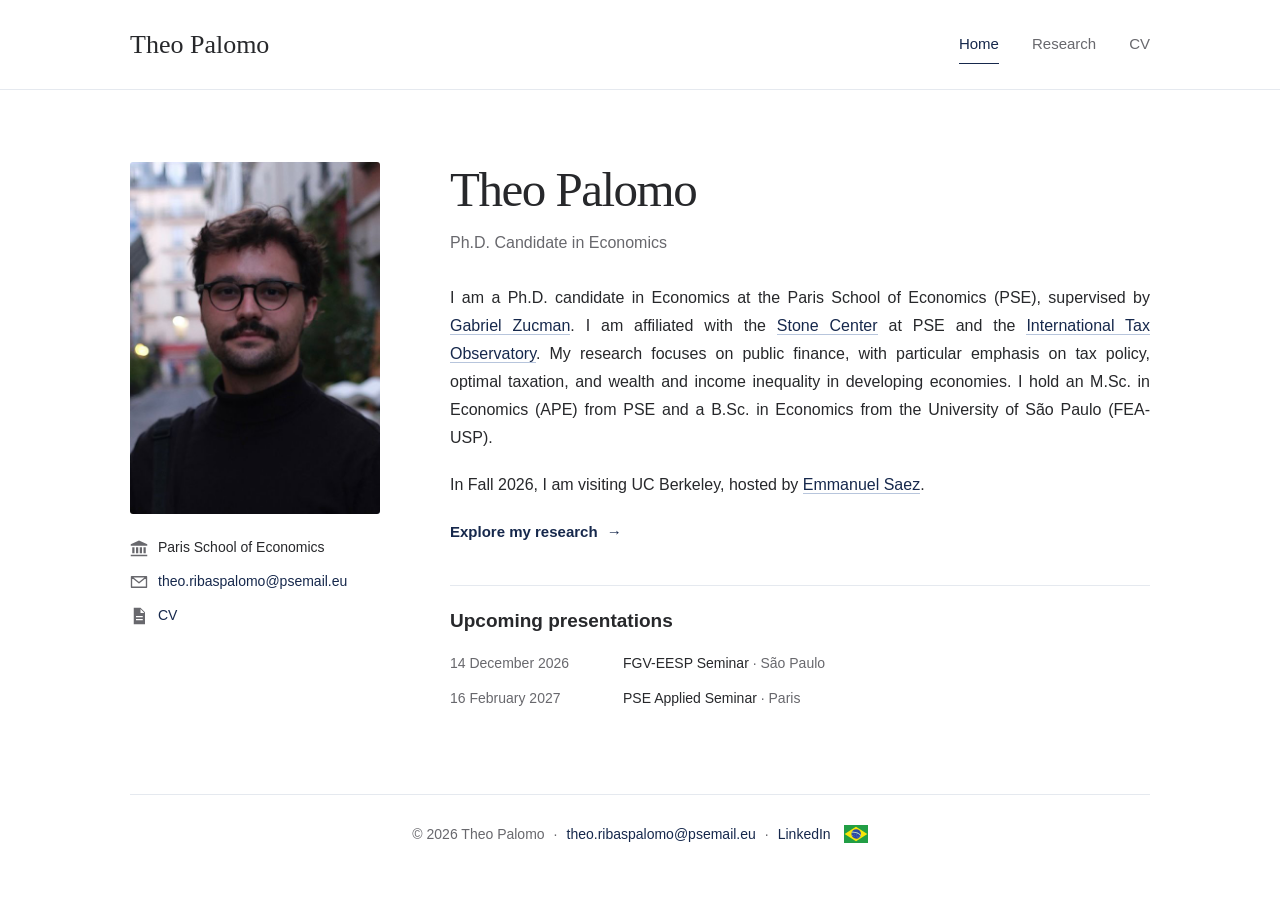
<file: index.html>
<!doctype html>
<html lang="en">
<head>
  <!-- Google tag (gtag.js) -->
  <script async src="https://www.googletagmanager.com/gtag/js?id=G-393GLF71TY"></script>
  <script>
    window.dataLayer = window.dataLayer || [];
    function gtag(){dataLayer.push(arguments);}
    gtag('js', new Date());
    gtag('config', 'G-393GLF71TY');
  </script>
  <meta charset="utf-8">
  <meta name="viewport" content="width=device-width, initial-scale=1">
  <meta name="google-site-verification" content="ymNjNBG9RAZJpn9N06kSQqzniSORlP2lsbslFLzyviQ" />
  <title>Theo Palomo | Economics</title>
  <meta name="description" content="Theo Palomo is a Ph.D. candidate in Economics at the Paris School of Economics. Research on public finance, taxation, and income and wealth inequality.">
  <link rel="canonical" href="https://theorpalomo.github.io/">
  <meta property="og:type" content="website">
  <meta property="og:title" content="Theo Palomo | Economics">
  <meta property="og:description" content="Ph.D. candidate in Economics at the Paris School of Economics. Public finance, taxation, and inequality.">
  <meta property="og:url" content="https://theorpalomo.github.io/">
  <meta property="og:image" content="https://theorpalomo.github.io/assets/photo.png">
  <meta name="twitter:card" content="summary">
  <link rel="icon" href="assets/pse-symbol.png" type="image/png">
  <link rel="stylesheet" href="assets/style.css">
</head>
<body>
  <a class="skip-link" href="#main">Skip to content</a>
  <header class="site-header">
    <div class="header-inner">
      <a class="site-name" href="index.html">Theo Palomo</a>
      <nav aria-label="Main navigation">
        <a href="index.html" aria-current="page">Home</a>
        <a href="research.html?v=20261124-2">Research</a>
        <a href="files/cv.pdf">CV</a>
      </nav>
    </div>
  </header>

  <main id="main" class="home-layout">
    <aside class="profile" aria-label="Portrait and contact">
      <img class="portrait" src="assets/photo.png" alt="Theo Palomo" width="513" height="722" fetchpriority="high">
      <ul class="profile-contact">
        <li><svg class="contact-icon" aria-hidden="true" focusable="false"><use href="assets/icons.svg#institution"></use></svg><span>Paris School of Economics</span></li>
        <li><svg class="contact-icon" aria-hidden="true" focusable="false"><use href="assets/icons.svg#email"></use></svg><a href="mailto:theo.ribaspalomo@psemail.eu">theo.ribaspalomo<wbr>@psemail.eu</a></li>
        <li><svg class="contact-icon" aria-hidden="true" focusable="false"><use href="assets/icons.svg#document"></use></svg><a href="files/cv.pdf">CV</a></li>
      </ul>
    </aside>

    <div class="biography">
      <h1>Theo Palomo</h1>
      <p class="subtitle">Ph.D. Candidate in Economics</p>
      <div class="bio-text">
        <p>I am a Ph.D. candidate in Economics at the Paris School of Economics (PSE), supervised by <a href="https://gabriel-zucman.eu/" target="_blank" rel="noopener noreferrer">Gabriel Zucman</a>. I am affiliated with the <a href="https://stone-center-pse.eu/" target="_blank" rel="noopener noreferrer">Stone Center</a> at PSE and the <a href="https://www.taxobservatory.eu/" target="_blank" rel="noopener noreferrer">International Tax Observatory</a>. My research focuses on public finance, with particular emphasis on tax policy, optimal taxation, and wealth and income inequality in developing economies. I hold an M.Sc. in Economics (APE) from PSE and a B.Sc. in Economics from the University of São Paulo (FEA-USP).</p>
        <p>In Fall 2026, I am visiting UC Berkeley, hosted by <a href="https://eml.berkeley.edu/~saez/" target="_blank" rel="noopener noreferrer">Emmanuel Saez</a>.</p>
      </div>
      <a class="text-link" href="research.html?v=20261124-2">Explore my research <span aria-hidden="true">→</span></a>

      <section class="upcoming" aria-labelledby="upcoming-title">
        <h2 id="upcoming-title">Upcoming presentations</h2>
        <div class="event">
          <time datetime="2026-12-14">14 December 2026</time>
          <p>FGV-EESP Seminar <span class="muted">· São Paulo</span></p>
        </div>
        <div class="event">
          <time datetime="2027-02-16">16 February 2027</time>
          <p>PSE Applied Seminar <span class="muted">· Paris</span></p>
        </div>
      </section>
    </div>
  </main>

  <footer class="site-footer">
    <span>© 2026 Theo Palomo</span>
    <span class="footer-separator" aria-hidden="true">·</span>
    <a href="mailto:theo.ribaspalomo@psemail.eu">theo.ribaspalomo@psemail.eu</a>
    <span class="footer-separator" aria-hidden="true">·</span>
    <a href="https://www.linkedin.com/in/theorpalomo/?locale=en" target="_blank" rel="noopener noreferrer">LinkedIn</a>
    <img class="brazil-flag" src="assets/brazil.svg" alt="Brazil" title="Brazil" width="24" height="18">
  </footer>
</body>
</html>
</file>
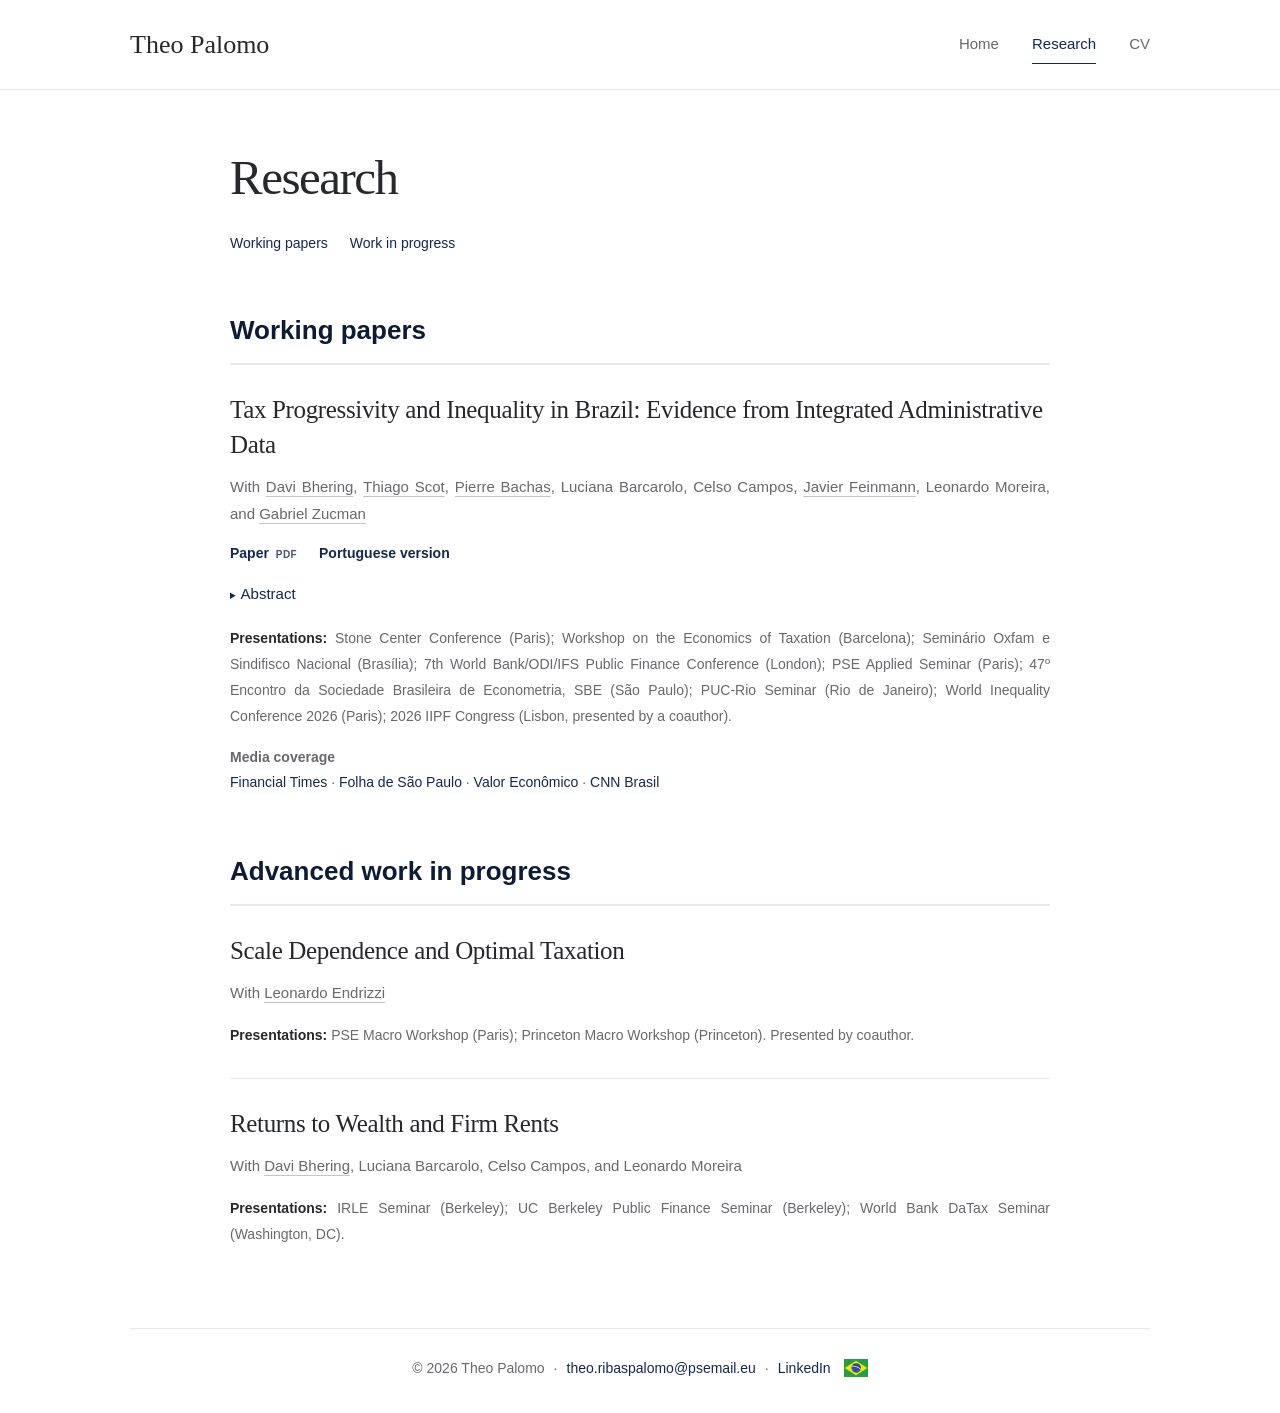
<file: research.html>
<!doctype html>
<html lang="en">
<head>
  <!-- Google tag (gtag.js) -->
  <script async src="https://www.googletagmanager.com/gtag/js?id=G-393GLF71TY"></script>
  <script>
    window.dataLayer = window.dataLayer || [];
    function gtag(){dataLayer.push(arguments);}
    gtag('js', new Date());
    gtag('config', 'G-393GLF71TY');
  </script>
  <meta charset="utf-8">
  <meta name="viewport" content="width=device-width, initial-scale=1">
  <title>Research | Theo Palomo</title>
  <meta name="description" content="Research by Theo Palomo on tax progressivity, inequality in Brazil, heterogeneous returns to wealth, firm rents, and optimal taxation.">
  <link rel="canonical" href="https://theorpalomo.github.io/research.html">
  <meta property="og:type" content="website">
  <meta property="og:title" content="Research | Theo Palomo">
  <meta property="og:description" content="Working papers and work in progress on public finance, taxation, and inequality.">
  <meta property="og:url" content="https://theorpalomo.github.io/research.html">
  <meta property="og:image" content="https://theorpalomo.github.io/assets/photo.png">
  <link rel="icon" href="assets/pse-symbol.png" type="image/png">
  <link rel="stylesheet" href="assets/style.css">
</head>
<body>
  <a class="skip-link" href="#main">Skip to content</a>
  <header class="site-header">
    <div class="header-inner">
      <a class="site-name" href="index.html">Theo Palomo</a>
      <nav aria-label="Main navigation">
        <a href="index.html">Home</a>
        <a href="research.html?v=20261124-2" aria-current="page">Research</a>
        <a href="files/cv.pdf">CV</a>
      </nav>
    </div>
  </header>

  <main id="main" class="research-layout">
    <h1>Research</h1>
    <nav class="section-nav" aria-label="Research sections">
      <a href="#working-papers">Working papers</a>
      <a href="#work-in-progress">Work in progress</a>
    </nav>

    <section class="research-section" id="working-papers" aria-labelledby="working-title">
      <h2 id="working-title" class="section-title">Working papers</h2>
      <article class="paper" id="tax-progressivity">
        <h3>Tax Progressivity and Inequality in Brazil: Evidence from Integrated Administrative Data</h3>
        <p class="coauthors">With <a href="https://davibhering.github.io/" target="_blank" rel="noopener noreferrer">Davi Bhering</a>, <a href="https://thiagoscot.com/" target="_blank" rel="noopener noreferrer">Thiago Scot</a>, <a href="https://pierrebachas.weebly.com/" target="_blank" rel="noopener noreferrer">Pierre Bachas</a>, Luciana Barcarolo, Celso Campos, <a href="https://javierfeinmann.github.io/JavierFeinmann/index.html" target="_blank" rel="noopener noreferrer">Javier Feinmann</a>, Leonardo Moreira, and <a href="https://gabriel-zucman.eu/" target="_blank" rel="noopener noreferrer">Gabriel Zucman</a></p>
        <div class="paper-links">
          <a href="https://gabriel-zucman.eu/files/PalomoEtal2025.pdf" target="_blank" rel="noopener noreferrer">Paper <span class="file-label">PDF</span></a>
          <a href="https://taxobservatory.world//www-site/uploads/2025/08/Progressividade-Tributaria-e-Desigualdade-no-Brasil-Evidencias-a-partir-de-Dados-Administrativos-Integrados.pdf" target="_blank" rel="noopener noreferrer">Portuguese version</a>
        </div>
        <details class="paper-detail">
          <summary>Abstract</summary>
          <div class="detail-content">
            <figure>
              <figcaption>Figure 10: Effective Tax Rate by Income Groups, All Taxes</figcaption>
              <img src="assets/tax-progressivity.jpg" alt="Effective tax rates by income group in Brazil, broken down by tax type. Total rates fall sharply at the top of the income distribution." width="1280" height="906" loading="lazy">
            </figure>
            <p>We use population-wide administrative micro-data to provide new estimates of income inequality and effective tax rates by income groups in Brazil, capturing all income and all tax payments. Our data allow us to link businesses to their owners and thus to allocate business income and associated taxes to the corresponding individual firm owners. We provide sharp upward revisions to official inequality estimates: the top 1% earns 27.4% of total income in 2019, one of the highest levels recorded in the world. The tax system, which relies heavily on consumption taxes, is regressive: while the average tax rate in the economy is 42.5%, this rate falls to 20.6% for million-dollar earners (roughly the top 0.01% of the distribution), due to the non-taxation of dividends and provisions that reduce corporate tax liabilities. We provide evidence suggesting that inequality in developing countries may be systematically underestimated, as even in Brazil—where dividends are untaxed, and hence incentives to retain income within companies are limited—attributing profits to business owners substantially raises income inequality.</p>
          </div>
        </details>
        <p class="presentations"><strong>Presentations:</strong> Stone Center Conference (Paris); Workshop on the Economics of Taxation (Barcelona); Seminário Oxfam e Sindifisco Nacional (Brasília); 7th World Bank/ODI/IFS Public Finance Conference (London); PSE Applied Seminar (Paris); 47º Encontro da Sociedade Brasileira de Econometria, SBE (São Paulo); PUC-Rio Seminar (Rio de Janeiro); World Inequality Conference 2026 (Paris); 2026 IIPF Congress (Lisbon, presented by a coauthor).</p>
        <p class="coverage"><span>Media coverage</span> <a href="https://www.ft.com/content/859ef96a-daa8-4fcc-96ab-a3a9465a441a" target="_blank" rel="noopener noreferrer">Financial Times</a> · <a href="https://www1.folha.uol.com.br/mercado/2025/08/haddad-apresenta-estudo-sobre-desigualdade-tributaria-antes-de-de-congresso-votar-mudancas-no-ir.shtml" target="_blank" rel="noopener noreferrer">Folha de São Paulo</a> · <a href="https://valor.globo.com/brasil/noticia/2025/08/29/001percent-mais-rico-do-brasil-paga-206percent-de-imposto-contra-425percent-do-brasileiro-medio-diz-estudo.ghtml" target="_blank" rel="noopener noreferrer">Valor Econômico</a> · <a href="https://www.cnnbrasil.com.br/economia/macroeconomia/haddad-brasil-nao-pode-estar-entre-as-10-maiores-economias-do-mundo-e-entre-os-mais-desiguais/" target="_blank" rel="noopener noreferrer">CNN Brasil</a></p>
      </article>
    </section>

    <section class="research-section" id="work-in-progress" aria-labelledby="progress-title">
      <h2 id="progress-title" class="section-title">Advanced work in progress</h2>
      <article class="paper">
        <h3>Scale Dependence and Optimal Taxation</h3>
        <p class="coauthors">With <a href="https://leonardendrizzi.github.io/" target="_blank" rel="noopener noreferrer">Leonardo Endrizzi</a></p>
        <p class="presentations"><strong>Presentations:</strong> PSE Macro Workshop (Paris); Princeton Macro Workshop (Princeton). Presented by coauthor.</p>
      </article>
      <article class="paper">
        <h3>Returns to Wealth and Firm Rents</h3>
        <p class="coauthors">With <a href="https://davibhering.github.io/" target="_blank" rel="noopener noreferrer">Davi Bhering</a>, Luciana Barcarolo, Celso Campos, and Leonardo Moreira</p>
        <p class="presentations"><strong>Presentations:</strong> IRLE Seminar (Berkeley); UC Berkeley Public Finance Seminar (Berkeley); World Bank DaTax Seminar (Washington, DC).</p>
      </article>
    </section>

  </main>

  <footer class="site-footer">
    <span>© 2026 Theo Palomo</span>
    <span class="footer-separator" aria-hidden="true">·</span>
    <a href="mailto:theo.ribaspalomo@psemail.eu">theo.ribaspalomo@psemail.eu</a>
    <span class="footer-separator" aria-hidden="true">·</span>
    <a href="https://www.linkedin.com/in/theorpalomo/?locale=en" target="_blank" rel="noopener noreferrer">LinkedIn</a>
    <img class="brazil-flag" src="assets/brazil.svg" alt="Brazil" title="Brazil" width="24" height="18">
  </footer>
</body>
</html>
</file>
<file: assets/style.css>
:root {
  --ink: #27282b;
  --muted: #68686d;
  --accent: #16284c;
  --accent-dark: #0e1b35;
  --line: #e5e9ef;
  --soft: #f6f8fb;
  --page-width: 1020px;
}
* { box-sizing: border-box; }
html { scroll-padding-top: 24px; }
body { margin: 0; background: #fff; color: var(--ink); font-family: -apple-system, BlinkMacSystemFont, "Segoe UI", Arial, sans-serif; font-size: 16px; line-height: 1.75; -webkit-font-smoothing: antialiased; }
a { color: var(--accent); text-underline-offset: 4px; text-decoration-thickness: 1px; }
a:hover { color: var(--accent-dark); }
a:focus-visible, summary:focus-visible { outline: 2px solid var(--accent); outline-offset: 5px; border-radius: 2px; }
img { max-width: 100%; height: auto; display: block; }
h1, h3, .site-name { font-family: Georgia, "Times New Roman", serif; font-weight: 400; }
h1 { font-size: clamp(38px, 4.5vw, 49px); line-height: 1.15; letter-spacing: -1.5px; margin: 0; }
p { margin: 0 0 19px; }
.bio-text p, .paper p { text-align: justify; text-justify: inter-word; hyphens: auto; }
.muted { color: var(--muted); }
.skip-link { position: absolute; top: -100px; left: 20px; z-index: 10; background: #fff; padding: 10px 18px; }
.skip-link:focus { top: 10px; }
.site-header { border-bottom: 1px solid var(--line); }
.header-inner { max-width: var(--page-width); margin: auto; padding: 25px 0; display: flex; align-items: center; justify-content: space-between; gap: 24px; }
.site-name { color: var(--ink); font-size: 26px; line-height: 1.2; text-decoration: none; white-space: nowrap; }
nav { display: flex; align-items: center; gap: 33px; }
.header-inner nav a { text-decoration: none; color: var(--muted); font-size: 15px; padding: 6px 0; border-bottom: 1px solid transparent; }
.header-inner nav a[aria-current="page"] { color: var(--accent); border-bottom-color: var(--accent); }
.header-inner nav a:hover { color: var(--accent); }
.file-label { font-size: 10px; letter-spacing: .04em; margin-left: 3px; opacity: .8; }
.home-layout { max-width: var(--page-width); margin: 72px auto 84px; display: grid; grid-template-columns: 250px minmax(0, 1fr); gap: 70px; align-items: start; }
.portrait { width: 250px; height: auto; border-radius: 3px; }
.profile-contact { list-style: none; margin: 0; padding: 22px 0 0; font-size: 14px; line-height: 1.65; min-width: 0; }
.profile-contact li { display: grid; grid-template-columns: 18px minmax(0, 1fr); align-items: start; gap: 10px; margin-bottom: 11px; }
.contact-icon { width: 18px; height: 18px; color: var(--muted); margin-top: 3px; }
.profile-contact a { overflow-wrap: anywhere; text-decoration: none; }
.profile-contact a:hover { text-decoration: underline; }
.subtitle { color: var(--muted); font-size: 16px; margin: 10px 0 27px; }
.bio-text a { text-decoration: none; border-bottom: 1px solid #b7c5dc; }
.bio-text a:hover { border-bottom-color: var(--accent); }
.text-link { display: inline-block; margin-top: 1px; text-decoration: none; font-size: 15px; font-weight: 600; }
.text-link span { display: inline-block; margin-left: 5px; }
.upcoming { margin-top: 39px; padding-top: 22px; border-top: 1px solid var(--line); }
.upcoming h2 { margin: 0 0 17px; font-size: 19px; font-weight: 600; line-height: 1.4; }
.event { display: grid; grid-template-columns: 155px minmax(0, 1fr); align-items: baseline; gap: 4px 18px; margin-top: 10px; font-size: 14px; }
.event time { color: var(--muted); white-space: nowrap; }
.event p { margin: 0; }
.site-footer { max-width: var(--page-width); margin: 0 auto; padding: 27px 0 32px; border-top: 1px solid var(--line); display: flex; align-items: center; justify-content: center; flex-wrap: wrap; gap: 6px 9px; color: var(--muted); font-size: 14px; }
.site-footer a { color: var(--accent); text-decoration: none; overflow-wrap: anywhere; }
.site-footer a:hover { color: var(--accent); text-decoration: underline; }
.brazil-flag { width: 24px; height: 18px; flex: 0 0 auto; margin-left: 4px; }
.research-layout { max-width: 820px; margin: 60px auto 80px; }
.section-nav { gap: 22px; flex-wrap: wrap; margin: 24px 0 43px; }
.section-nav a { font-size: 14px; text-decoration: none; }
.section-nav a:hover { text-decoration: underline; }
.research-section { margin-top: 58px; }
.section-title { font-size: 26px; line-height: 1.35; font-weight: 600; color: var(--accent-dark); padding-bottom: 15px; border-bottom: 2px solid var(--line); margin: 0; }
.paper { padding: 27px 0 29px; border-bottom: 1px solid var(--line); }
.paper:last-child { border-bottom: 0; padding-bottom: 0; }
.paper h3 { font-size: 25px; line-height: 1.4; letter-spacing: -.35px; margin: 0 0 11px; }
.coauthors { font-size: 15px; color: var(--muted); line-height: 1.8; margin-bottom: 12px; }
.coauthors a { color: inherit; text-decoration-color: #c7c2c3; }
.coauthors a:hover { color: var(--accent); }
.paper-links { display: flex; gap: 22px; flex-wrap: wrap; margin: 14px 0 13px; font-size: 14px; }
.paper-links a { text-decoration: none; font-weight: 600; }
.paper-links a:hover { text-decoration: underline; }
.paper-detail { font-size: 15px; margin: 6px 0; }
summary { color: var(--accent); width: fit-content; cursor: pointer; padding: 2px 3px 2px 0; }
summary::marker { font-size: 10px; }
summary:hover { color: var(--accent-dark); text-decoration: underline; text-underline-offset: 4px; }
.detail-content { display: flow-root; background: var(--soft); border-left: 2px solid #afbdd5; padding: 19px 23px; margin: 10px 0 16px; line-height: 1.85; }
.detail-content p:last-child { margin-bottom: 0; }
.detail-content figure { float: right; width: 48%; margin: 0 0 8px 24px; }
.detail-content figcaption { font-size: 13px; line-height: 1.5; font-weight: 600; color: var(--accent); margin-bottom: 10px; }
.presentations { font-size: 14px; color: var(--muted); line-height: 1.85; margin: 17px 0 0; }
.presentations strong { color: var(--ink); font-weight: 600; }
.coverage { font-size: 14px; color: var(--muted); line-height: 1.85; margin: 15px 0 0; }
.coverage span { display: block; font-weight: 600; }
.coverage a { text-decoration: none; }
.coverage a:hover { text-decoration: underline; }
.publication { font-size: 14px; color: var(--muted); margin-bottom: 9px; }
@media (max-width: 1120px) {
  .header-inner, .home-layout, .site-footer { margin-left: 40px; margin-right: 40px; }
  .research-layout { margin-left: max(40px, calc((100% - 820px) / 2)); margin-right: max(40px, calc((100% - 820px) / 2)); }
  .home-layout { gap: 48px; grid-template-columns: 230px minmax(0, 1fr); }
}
@media (max-width: 740px) {
  body { font-size: 15px; }
  .header-inner, .home-layout, .research-layout, .site-footer { margin-left: 24px; margin-right: 24px; }
  .header-inner { padding: 20px 0; gap: 14px; }
  .site-name { font-size: 22px; }
  .header-inner nav { gap: 19px; }
  .header-inner nav a { font-size: 13px; }
  .home-layout { margin-top: 36px; margin-bottom: 48px; grid-template-columns: 1fr; gap: 32px; }
  .profile { display: flex; align-items: flex-end; gap: 22px; }
  .portrait { width: 145px; flex-shrink: 0; }
  .profile-contact { padding: 0 0 2px; font-size: 13px; }
  .profile-contact li { grid-template-columns: 16px minmax(0, 1fr); gap: 8px; }
  .contact-icon { width: 16px; height: 16px; }
  h1 { font-size: 39px; }
  .subtitle { margin-bottom: 23px; }
  .upcoming { margin-top: 32px; }
  .research-layout { margin-top: 38px; margin-bottom: 48px; }
  .section-nav { gap: 10px 19px; margin-bottom: 31px; }
  .research-section { margin-top: 44px; }
  .section-title { font-size: 24px; }
  .paper h3 { font-size: 23px; }
  .detail-content { padding: 15px 17px; display: flex; flex-direction: column; }
  .detail-content figure { float: none; width: 100%; margin: 5px 0 0; order: 1; }
}
@media (max-width: 560px) {
  .site-footer { flex-direction: column; gap: 8px; }
  .footer-separator { display: none; }
  .brazil-flag { margin: 1px 0 0; }
  .event { grid-template-columns: 1fr; gap: 1px; margin-top: 14px; }
}
@media (max-width: 370px) {
  .header-inner, .home-layout, .research-layout, .site-footer { margin-left: 18px; margin-right: 18px; }
  .header-inner nav { gap: 13px; }
  .site-name { font-size: 20px; }
  .profile { gap: 15px; }
  .portrait { width: 110px; }
}
@media print {
  .site-header, .site-footer, .skip-link, .section-nav { display: none; }
  .home-layout, .research-layout { margin: 0; max-width: none; }
  a { color: inherit; }
  .paper { break-inside: avoid; }
}
</file>
